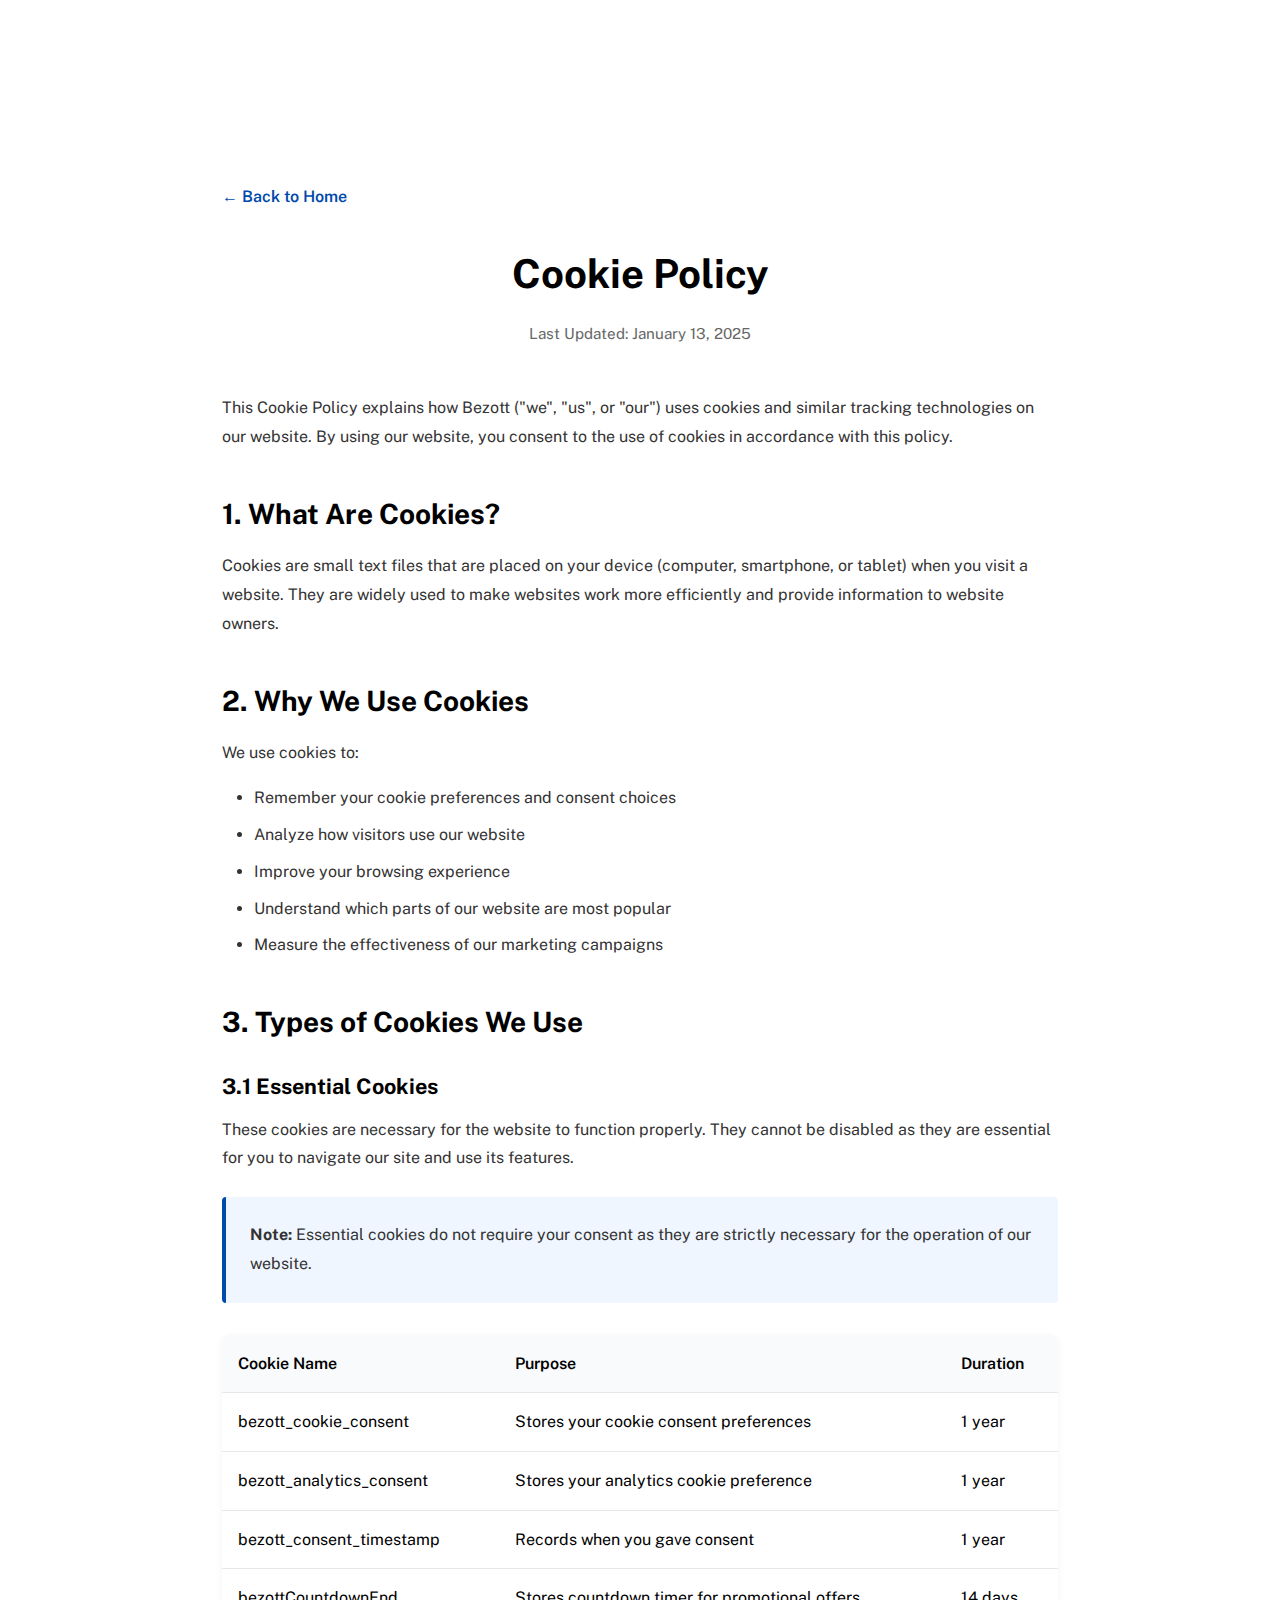
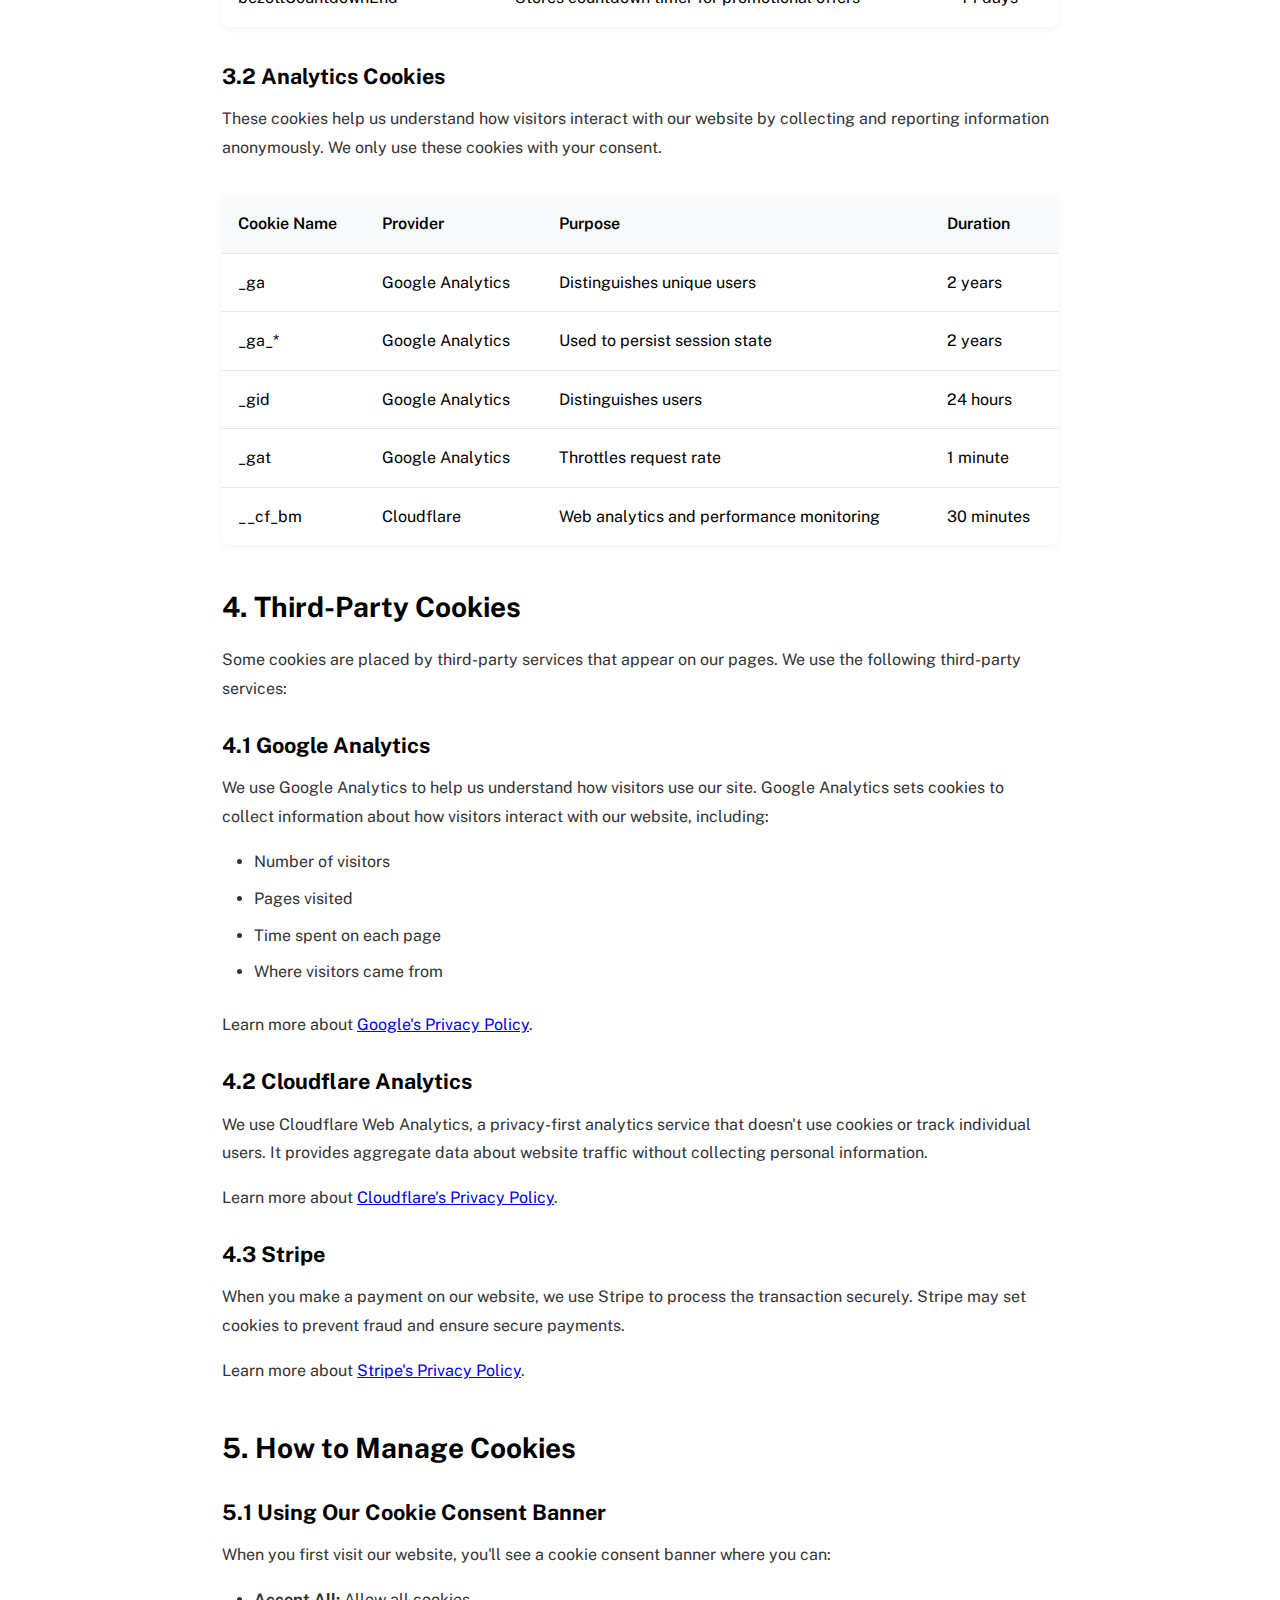
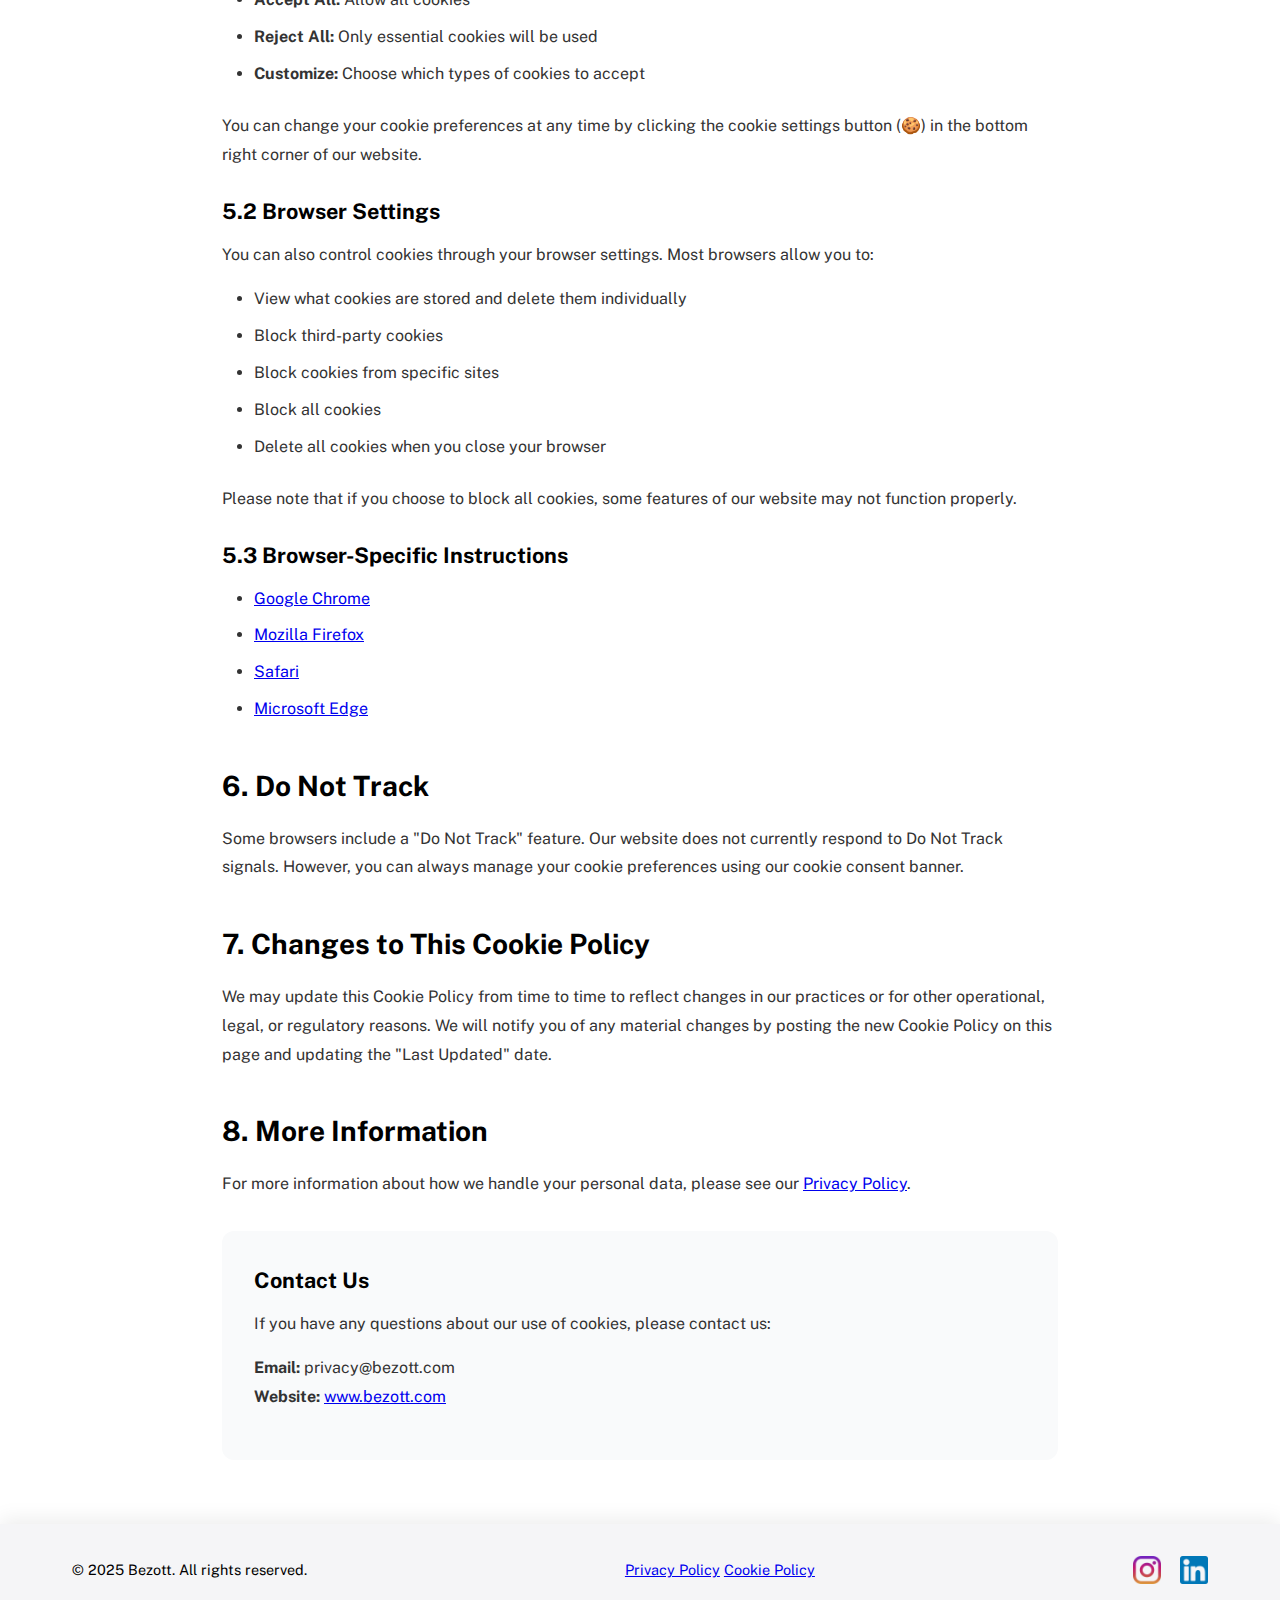
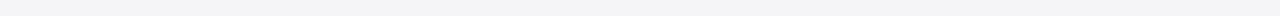
<file: cookie-policy.html>
<!DOCTYPE html>
<html lang="en">
<head>
    <meta charset="UTF-8">
    <meta name="viewport" content="width=device-width, initial-scale=1.0">
    <title>Cookie Policy - Bezott</title>
    <link rel="stylesheet" href="style.css">
    <style>
        .policy-container {
            max-width: 900px;
            margin: 0 auto;
            padding: 4rem 2rem;
            background: #FFFFFF;
        }
        
        .policy-header {
            text-align: center;
            margin-bottom: 3rem;
        }
        
        .policy-header h1 {
            font-size: 2.5rem;
            color: #000000;
            margin-bottom: 1rem;
        }
        
        .last-updated {
            color: #666666;
            font-size: 0.95rem;
        }
        
        .policy-content h2 {
            font-size: 1.75rem;
            color: #000000;
            margin-top: 2.5rem;
            margin-bottom: 1rem;
        }
        
        .policy-content h3 {
            font-size: 1.35rem;
            color: #000000;
            margin-top: 1.5rem;
            margin-bottom: 0.75rem;
        }
        
        .policy-content p,
        .policy-content li {
            font-size: 1rem;
            line-height: 1.8;
            color: #333333;
            margin-bottom: 1rem;
        }
        
        .policy-content ul {
            margin-left: 2rem;
            margin-bottom: 1.5rem;
        }
        
        .policy-content li {
            margin-bottom: 0.5rem;
        }
        
        .cookie-table {
            width: 100%;
            border-collapse: collapse;
            margin: 2rem 0;
            background: white;
            box-shadow: 0 2px 8px rgba(0, 0, 0, 0.05);
            border-radius: 8px;
            overflow: hidden;
        }
        
        .cookie-table th,
        .cookie-table td {
            padding: 1rem;
            text-align: left;
            border-bottom: 1px solid #e5e7eb;
        }
        
        .cookie-table th {
            background-color: #f9fafb;
            font-weight: 600;
            color: #000000;
        }
        
        .cookie-table tr:last-child td {
            border-bottom: none;
        }
        
        .cookie-table tr:hover {
            background-color: #f9fafb;
        }
        
        .contact-info {
            background: #f9fafb;
            padding: 2rem;
            border-radius: 12px;
            margin-top: 2rem;
        }
        
        .contact-info h3 {
            margin-top: 0;
        }
        
        .back-link {
            display: inline-block;
            margin-bottom: 2rem;
            color: #004aad;
            text-decoration: none;
            font-weight: 600;
            transition: color 0.2s ease;
        }
        
        .back-link:hover {
            color: #003d8f;
            text-decoration: underline;
        }
        
        .highlight-box {
            background: #eff6ff;
            border-left: 4px solid #004aad;
            padding: 1.5rem;
            margin: 1.5rem 0;
            border-radius: 4px;
        }
        
        .highlight-box p {
            margin-bottom: 0;
        }
        
        @media (max-width: 768px) {
            .policy-container {
                padding: 2rem 1rem;
            }
            
            .policy-header h1 {
                font-size: 2rem;
            }
            
            .policy-content h2 {
                font-size: 1.5rem;
            }
            
            .policy-content h3 {
                font-size: 1.2rem;
            }
            
            .cookie-table {
                font-size: 0.9rem;
            }
            
            .cookie-table th,
            .cookie-table td {
                padding: 0.75rem;
            }
        }
    </style>
</head>
<body>
    <div class="policy-container">
        <a href="index.html" class="back-link">← Back to Home</a>
        
        <div class="policy-header">
            <h1>Cookie Policy</h1>
            <p class="last-updated">Last Updated: January 13, 2025</p>
        </div>
        
        <div class="policy-content">
            <p>This Cookie Policy explains how Bezott ("we", "us", or "our") uses cookies and similar tracking technologies on our website. By using our website, you consent to the use of cookies in accordance with this policy.</p>
            
            <h2>1. What Are Cookies?</h2>
            <p>Cookies are small text files that are placed on your device (computer, smartphone, or tablet) when you visit a website. They are widely used to make websites work more efficiently and provide information to website owners.</p>
            
            <h2>2. Why We Use Cookies</h2>
            <p>We use cookies to:</p>
            <ul>
                <li>Remember your cookie preferences and consent choices</li>
                <li>Analyze how visitors use our website</li>
                <li>Improve your browsing experience</li>
                <li>Understand which parts of our website are most popular</li>
                <li>Measure the effectiveness of our marketing campaigns</li>
            </ul>
            
            <h2>3. Types of Cookies We Use</h2>
            
            <h3>3.1 Essential Cookies</h3>
            <p>These cookies are necessary for the website to function properly. They cannot be disabled as they are essential for you to navigate our site and use its features.</p>
            
            <div class="highlight-box">
                <p><strong>Note:</strong> Essential cookies do not require your consent as they are strictly necessary for the operation of our website.</p>
            </div>
            
            <table class="cookie-table">
                <thead>
                    <tr>
                        <th>Cookie Name</th>
                        <th>Purpose</th>
                        <th>Duration</th>
                    </tr>
                </thead>
                <tbody>
                    <tr>
                        <td>bezott_cookie_consent</td>
                        <td>Stores your cookie consent preferences</td>
                        <td>1 year</td>
                    </tr>
                    <tr>
                        <td>bezott_analytics_consent</td>
                        <td>Stores your analytics cookie preference</td>
                        <td>1 year</td>
                    </tr>
                    <tr>
                        <td>bezott_consent_timestamp</td>
                        <td>Records when you gave consent</td>
                        <td>1 year</td>
                    </tr>
                    <tr>
                        <td>bezottCountdownEnd</td>
                        <td>Stores countdown timer for promotional offers</td>
                        <td>14 days</td>
                    </tr>
                </tbody>
            </table>
            
            <h3>3.2 Analytics Cookies</h3>
            <p>These cookies help us understand how visitors interact with our website by collecting and reporting information anonymously. We only use these cookies with your consent.</p>
            
            <table class="cookie-table">
                <thead>
                    <tr>
                        <th>Cookie Name</th>
                        <th>Provider</th>
                        <th>Purpose</th>
                        <th>Duration</th>
                    </tr>
                </thead>
                <tbody>
                    <tr>
                        <td>_ga</td>
                        <td>Google Analytics</td>
                        <td>Distinguishes unique users</td>
                        <td>2 years</td>
                    </tr>
                    <tr>
                        <td>_ga_*</td>
                        <td>Google Analytics</td>
                        <td>Used to persist session state</td>
                        <td>2 years</td>
                    </tr>
                    <tr>
                        <td>_gid</td>
                        <td>Google Analytics</td>
                        <td>Distinguishes users</td>
                        <td>24 hours</td>
                    </tr>
                    <tr>
                        <td>_gat</td>
                        <td>Google Analytics</td>
                        <td>Throttles request rate</td>
                        <td>1 minute</td>
                    </tr>
                    <tr>
                        <td>__cf_bm</td>
                        <td>Cloudflare</td>
                        <td>Web analytics and performance monitoring</td>
                        <td>30 minutes</td>
                    </tr>
                </tbody>
            </table>
            
            <h2>4. Third-Party Cookies</h2>
            <p>Some cookies are placed by third-party services that appear on our pages. We use the following third-party services:</p>
            
            <h3>4.1 Google Analytics</h3>
            <p>We use Google Analytics to help us understand how visitors use our site. Google Analytics sets cookies to collect information about how visitors interact with our website, including:</p>
            <ul>
                <li>Number of visitors</li>
                <li>Pages visited</li>
                <li>Time spent on each page</li>
                <li>Where visitors came from</li>
            </ul>
            <p>Learn more about <a href="https://policies.google.com/privacy" target="_blank" rel="noopener noreferrer">Google's Privacy Policy</a>.</p>
            
            <h3>4.2 Cloudflare Analytics</h3>
            <p>We use Cloudflare Web Analytics, a privacy-first analytics service that doesn't use cookies or track individual users. It provides aggregate data about website traffic without collecting personal information.</p>
            <p>Learn more about <a href="https://www.cloudflare.com/privacypolicy/" target="_blank" rel="noopener noreferrer">Cloudflare's Privacy Policy</a>.</p>
            
            <h3>4.3 Stripe</h3>
            <p>When you make a payment on our website, we use Stripe to process the transaction securely. Stripe may set cookies to prevent fraud and ensure secure payments.</p>
            <p>Learn more about <a href="https://stripe.com/privacy" target="_blank" rel="noopener noreferrer">Stripe's Privacy Policy</a>.</p>
            
            <h2>5. How to Manage Cookies</h2>
            
            <h3>5.1 Using Our Cookie Consent Banner</h3>
            <p>When you first visit our website, you'll see a cookie consent banner where you can:</p>
            <ul>
                <li><strong>Accept All:</strong> Allow all cookies</li>
                <li><strong>Reject All:</strong> Only essential cookies will be used</li>
                <li><strong>Customize:</strong> Choose which types of cookies to accept</li>
            </ul>
            
            <p>You can change your cookie preferences at any time by clicking the cookie settings button (🍪) in the bottom right corner of our website.</p>
            
            <h3>5.2 Browser Settings</h3>
            <p>You can also control cookies through your browser settings. Most browsers allow you to:</p>
            <ul>
                <li>View what cookies are stored and delete them individually</li>
                <li>Block third-party cookies</li>
                <li>Block cookies from specific sites</li>
                <li>Block all cookies</li>
                <li>Delete all cookies when you close your browser</li>
            </ul>
            
            <p>Please note that if you choose to block all cookies, some features of our website may not function properly.</p>
            
            <h3>5.3 Browser-Specific Instructions</h3>
            <ul>
                <li><a href="https://support.google.com/chrome/answer/95647" target="_blank" rel="noopener noreferrer">Google Chrome</a></li>
                <li><a href="https://support.mozilla.org/en-US/kb/cookies-information-websites-store-on-your-computer" target="_blank" rel="noopener noreferrer">Mozilla Firefox</a></li>
                <li><a href="https://support.apple.com/guide/safari/manage-cookies-and-website-data-sfri11471/mac" target="_blank" rel="noopener noreferrer">Safari</a></li>
                <li><a href="https://support.microsoft.com/en-us/windows/microsoft-edge-browsing-data-and-privacy-bb8174ba-9d73-dcf2-9b4a-c582b4e640dd" target="_blank" rel="noopener noreferrer">Microsoft Edge</a></li>
            </ul>
            
            <h2>6. Do Not Track</h2>
            <p>Some browsers include a "Do Not Track" feature. Our website does not currently respond to Do Not Track signals. However, you can always manage your cookie preferences using our cookie consent banner.</p>
            
            <h2>7. Changes to This Cookie Policy</h2>
            <p>We may update this Cookie Policy from time to time to reflect changes in our practices or for other operational, legal, or regulatory reasons. We will notify you of any material changes by posting the new Cookie Policy on this page and updating the "Last Updated" date.</p>
            
            <h2>8. More Information</h2>
            <p>For more information about how we handle your personal data, please see our <a href="privacy-policy.html">Privacy Policy</a>.</p>
            
            <div class="contact-info">
                <h3>Contact Us</h3>
                <p>If you have any questions about our use of cookies, please contact us:</p>
                <p>
                    <strong>Email:</strong> privacy@bezott.com<br>
                    <strong>Website:</strong> <a href="https://www.bezott.com">www.bezott.com</a>
                </p>
            </div>
        </div>
    </div>
    
    <footer>
        <div class="footer-container">
            <div class="footer-text">© 2025 Bezott. All rights reserved.</div>
            <div class="footer-links">
                <a href="privacy-policy.html">Privacy Policy</a>
                <a href="cookie-policy.html">Cookie Policy</a>
            </div>
            <div class="social-links">
                <a href="https://www.instagram.com/bezott_app"><img src="instagram.png" alt="Instagram" class="social-icon"></a>
                <a href="https://www.linkedin.com/company/bezott/"><img src="linkedin.png" alt="LinkedIn" class="social-icon"></a>
            </div>
        </div>
    </footer>
</body>
</html>
</file>
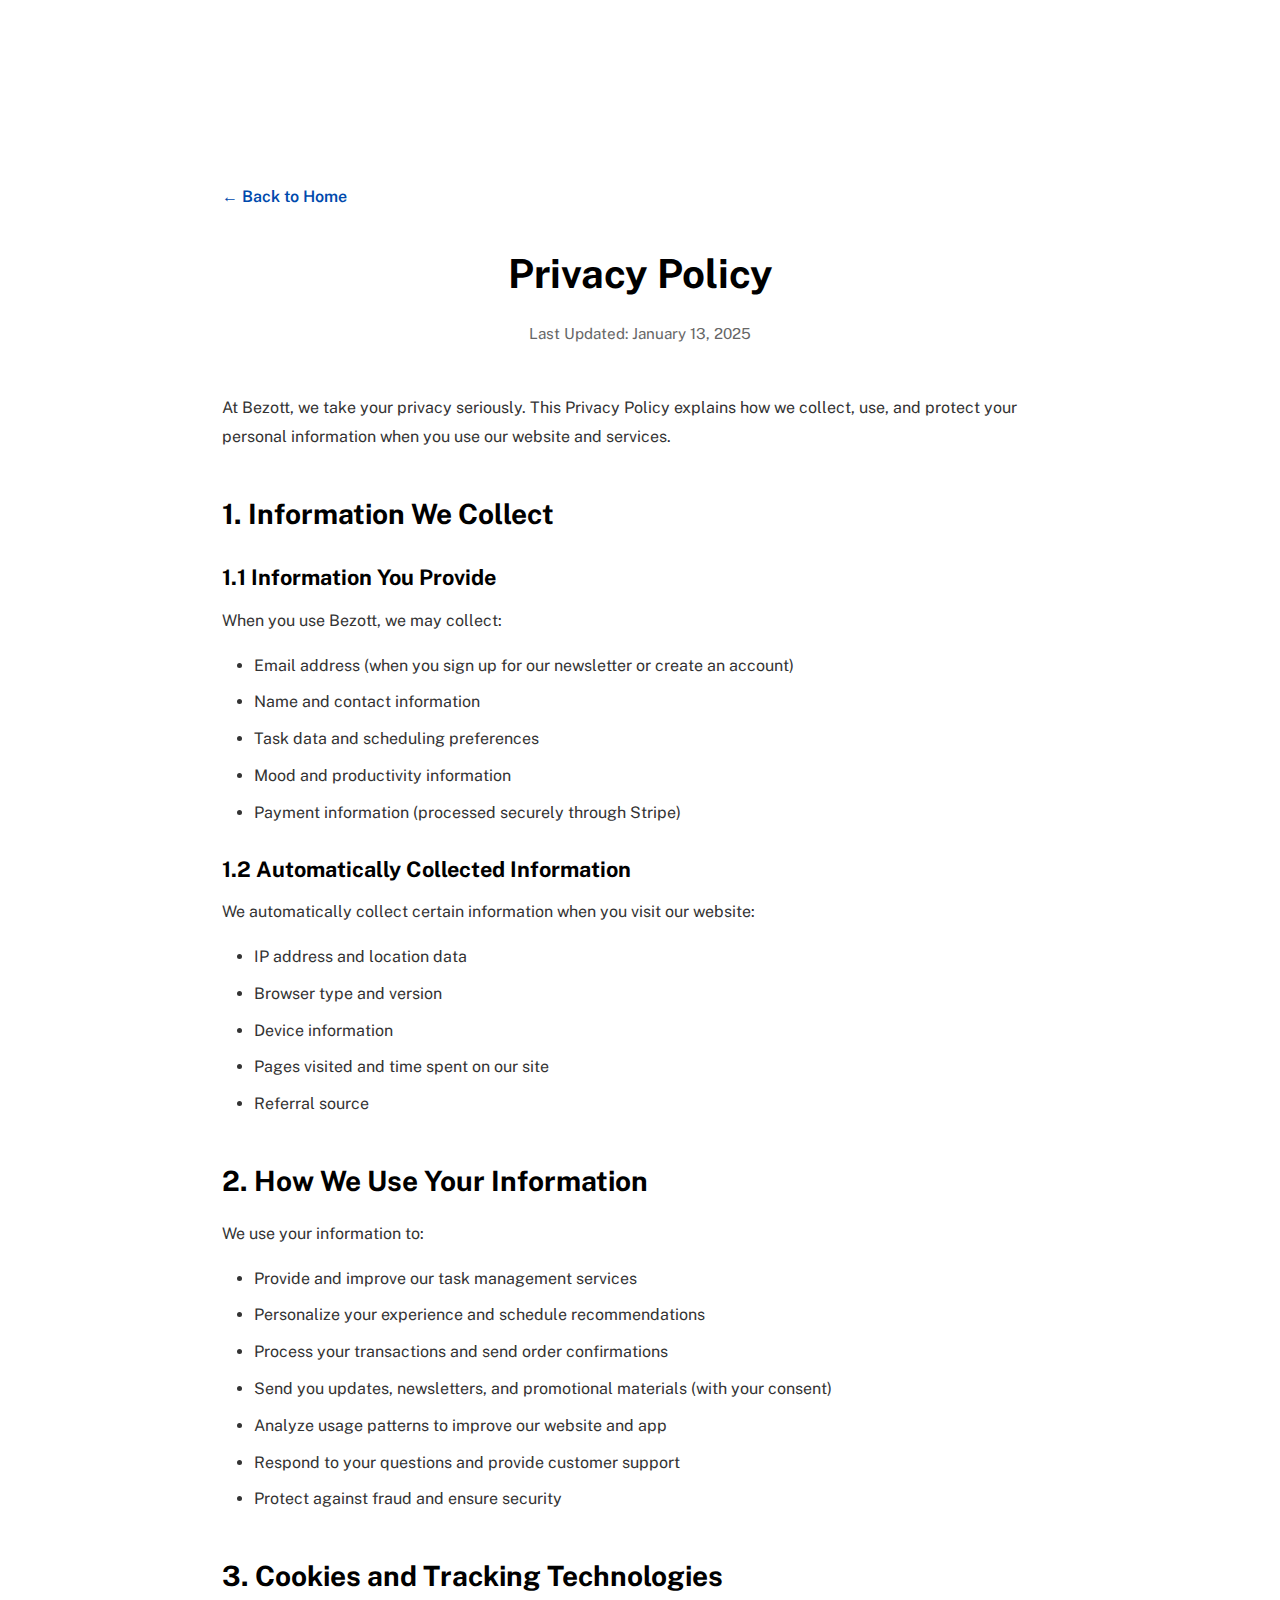
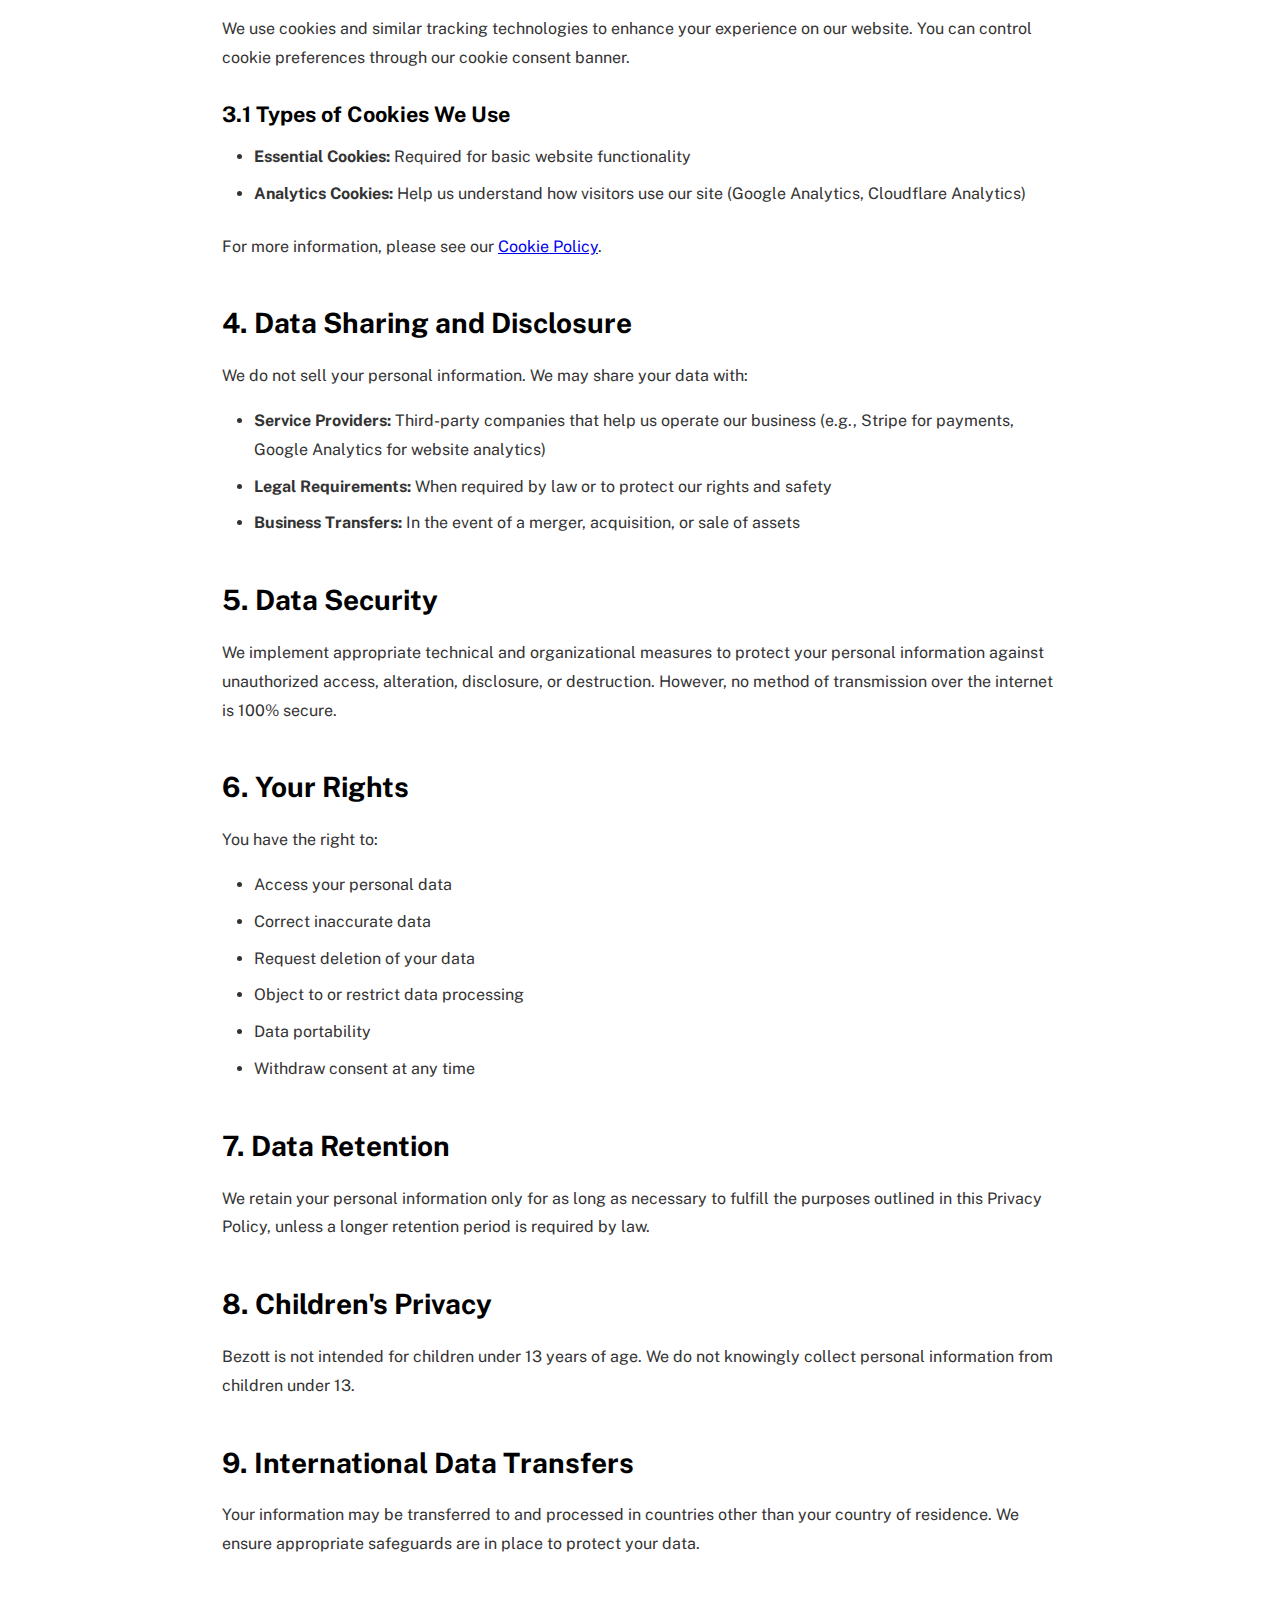
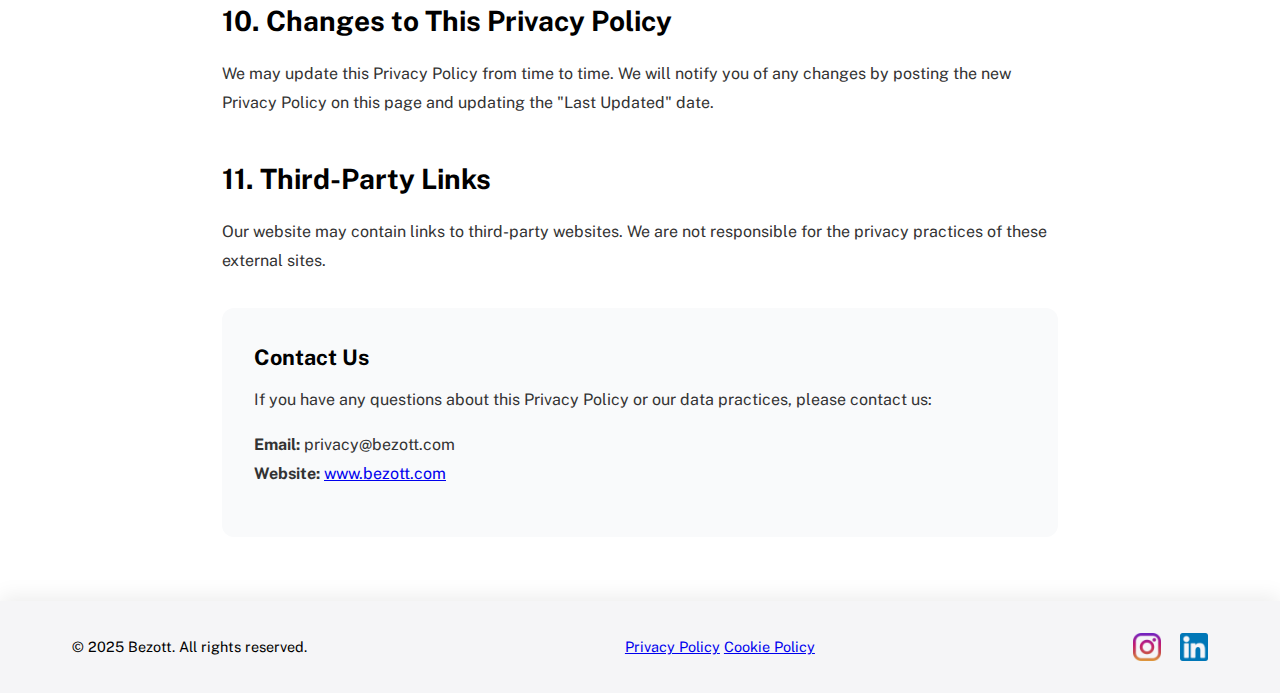
<file: privacy-policy.html>
<!DOCTYPE html>
<html lang="en">
<head>
    <meta charset="UTF-8">
    <meta name="viewport" content="width=device-width, initial-scale=1.0">
    <title>Privacy Policy - Bezott</title>
    <link rel="stylesheet" href="style.css">
    <style>
        .policy-container {
            max-width: 900px;
            margin: 0 auto;
            padding: 4rem 2rem;
            background: #FFFFFF;
        }
        
        .policy-header {
            text-align: center;
            margin-bottom: 3rem;
        }
        
        .policy-header h1 {
            font-size: 2.5rem;
            color: #000000;
            margin-bottom: 1rem;
        }
        
        .last-updated {
            color: #666666;
            font-size: 0.95rem;
        }
        
        .policy-content h2 {
            font-size: 1.75rem;
            color: #000000;
            margin-top: 2.5rem;
            margin-bottom: 1rem;
        }
        
        .policy-content h3 {
            font-size: 1.35rem;
            color: #000000;
            margin-top: 1.5rem;
            margin-bottom: 0.75rem;
        }
        
        .policy-content p,
        .policy-content li {
            font-size: 1rem;
            line-height: 1.8;
            color: #333333;
            margin-bottom: 1rem;
        }
        
        .policy-content ul {
            margin-left: 2rem;
            margin-bottom: 1.5rem;
        }
        
        .policy-content li {
            margin-bottom: 0.5rem;
        }
        
        .contact-info {
            background: #f9fafb;
            padding: 2rem;
            border-radius: 12px;
            margin-top: 2rem;
        }
        
        .contact-info h3 {
            margin-top: 0;
        }
        
        .back-link {
            display: inline-block;
            margin-bottom: 2rem;
            color: #004aad;
            text-decoration: none;
            font-weight: 600;
            transition: color 0.2s ease;
        }
        
        .back-link:hover {
            color: #003d8f;
            text-decoration: underline;
        }
        
        @media (max-width: 768px) {
            .policy-container {
                padding: 2rem 1rem;
            }
            
            .policy-header h1 {
                font-size: 2rem;
            }
            
            .policy-content h2 {
                font-size: 1.5rem;
            }
            
            .policy-content h3 {
                font-size: 1.2rem;
            }
        }
    </style>
</head>
<body>
    <div class="policy-container">
        <a href="index.html" class="back-link">← Back to Home</a>
        
        <div class="policy-header">
            <h1>Privacy Policy</h1>
            <p class="last-updated">Last Updated: January 13, 2025</p>
        </div>
        
        <div class="policy-content">
            <p>At Bezott, we take your privacy seriously. This Privacy Policy explains how we collect, use, and protect your personal information when you use our website and services.</p>
            
            <h2>1. Information We Collect</h2>
            
            <h3>1.1 Information You Provide</h3>
            <p>When you use Bezott, we may collect:</p>
            <ul>
                <li>Email address (when you sign up for our newsletter or create an account)</li>
                <li>Name and contact information</li>
                <li>Task data and scheduling preferences</li>
                <li>Mood and productivity information</li>
                <li>Payment information (processed securely through Stripe)</li>
            </ul>
            
            <h3>1.2 Automatically Collected Information</h3>
            <p>We automatically collect certain information when you visit our website:</p>
            <ul>
                <li>IP address and location data</li>
                <li>Browser type and version</li>
                <li>Device information</li>
                <li>Pages visited and time spent on our site</li>
                <li>Referral source</li>
            </ul>
            
            <h2>2. How We Use Your Information</h2>
            <p>We use your information to:</p>
            <ul>
                <li>Provide and improve our task management services</li>
                <li>Personalize your experience and schedule recommendations</li>
                <li>Process your transactions and send order confirmations</li>
                <li>Send you updates, newsletters, and promotional materials (with your consent)</li>
                <li>Analyze usage patterns to improve our website and app</li>
                <li>Respond to your questions and provide customer support</li>
                <li>Protect against fraud and ensure security</li>
            </ul>
            
            <h2>3. Cookies and Tracking Technologies</h2>
            <p>We use cookies and similar tracking technologies to enhance your experience on our website. You can control cookie preferences through our cookie consent banner.</p>
            
            <h3>3.1 Types of Cookies We Use</h3>
            <ul>
                <li><strong>Essential Cookies:</strong> Required for basic website functionality</li>
                <li><strong>Analytics Cookies:</strong> Help us understand how visitors use our site (Google Analytics, Cloudflare Analytics)</li>
            </ul>
            
            <p>For more information, please see our <a href="cookie-policy.html">Cookie Policy</a>.</p>
            
            <h2>4. Data Sharing and Disclosure</h2>
            <p>We do not sell your personal information. We may share your data with:</p>
            <ul>
                <li><strong>Service Providers:</strong> Third-party companies that help us operate our business (e.g., Stripe for payments, Google Analytics for website analytics)</li>
                <li><strong>Legal Requirements:</strong> When required by law or to protect our rights and safety</li>
                <li><strong>Business Transfers:</strong> In the event of a merger, acquisition, or sale of assets</li>
            </ul>
            
            <h2>5. Data Security</h2>
            <p>We implement appropriate technical and organizational measures to protect your personal information against unauthorized access, alteration, disclosure, or destruction. However, no method of transmission over the internet is 100% secure.</p>
            
            <h2>6. Your Rights</h2>
            <p>You have the right to:</p>
            <ul>
                <li>Access your personal data</li>
                <li>Correct inaccurate data</li>
                <li>Request deletion of your data</li>
                <li>Object to or restrict data processing</li>
                <li>Data portability</li>
                <li>Withdraw consent at any time</li>
            </ul>
            
            <h2>7. Data Retention</h2>
            <p>We retain your personal information only for as long as necessary to fulfill the purposes outlined in this Privacy Policy, unless a longer retention period is required by law.</p>
            
            <h2>8. Children's Privacy</h2>
            <p>Bezott is not intended for children under 13 years of age. We do not knowingly collect personal information from children under 13.</p>
            
            <h2>9. International Data Transfers</h2>
            <p>Your information may be transferred to and processed in countries other than your country of residence. We ensure appropriate safeguards are in place to protect your data.</p>
            
            <h2>10. Changes to This Privacy Policy</h2>
            <p>We may update this Privacy Policy from time to time. We will notify you of any changes by posting the new Privacy Policy on this page and updating the "Last Updated" date.</p>
            
            <h2>11. Third-Party Links</h2>
            <p>Our website may contain links to third-party websites. We are not responsible for the privacy practices of these external sites.</p>
            
            <div class="contact-info">
                <h3>Contact Us</h3>
                <p>If you have any questions about this Privacy Policy or our data practices, please contact us:</p>
                <p>
                    <strong>Email:</strong> privacy@bezott.com<br>
                    <strong>Website:</strong> <a href="https://www.bezott.com">www.bezott.com</a>
                </p>
            </div>
        </div>
    </div>
    
    <footer>
        <div class="footer-container">
            <div class="footer-text">© 2025 Bezott. All rights reserved.</div>
            <div class="footer-links">
                <a href="privacy-policy.html">Privacy Policy</a>
                <a href="cookie-policy.html">Cookie Policy</a>
            </div>
            <div class="social-links">
                <a href="https://www.instagram.com/bezott_app"><img src="instagram.png" alt="Instagram" class="social-icon"></a>
                <a href="https://www.linkedin.com/company/bezott/"><img src="linkedin.png" alt="LinkedIn" class="social-icon"></a>
            </div>
        </div>
    </footer>
</body>
</html>
</file>
<file: style.css>
/* Police Satoshi de Fontshare */
/* Remplacer la ligne Satoshi par Public Sans */
@import url('https://fonts.googleapis.com/css2?family=Public+Sans:wght@400;500;600;700&display=swap');

/* Global */
* {
  margin: 0;
  padding: 0;
  box-sizing: border-box;
}

html {
  scroll-behavior: smooth;
}

body {
  font-family: 'Public Sans', -apple-system, BlinkMacSystemFont, 'Segoe UI', Roboto, sans-serif;
  line-height: 1.6;
  color: #000000;
  background-color: #FFFFFF;
  padding-top: 120px; /* header 60px + bannière ~50px */
}

/* OPTIMISATION MOBILE - Réduire padding-top */
@media (max-width: 768px) {
  body {
    padding-top: 95px;
  }
}

@media (max-width: 480px) {
  body {
    padding-top: 85px;
  }
}



.container {
  width: 100%;
  max-width: 1400px;
  margin: auto;
  padding: 2rem 0;
}

/* ========== HEADER - PAS DE CHANGEMENT ========== */
header {
  position: fixed;
  top: 0;
  left: 0;
  width: 100%;
  background-color: #ffffff;
  z-index: 1001;
  padding: 0;
  height: 60px;
}

/* ========== FOMO BANNER - PAS DE CHANGEMENT ========== */

@keyframes scrollBanner {
  0% {
    transform: translateX(0);
  }
  100% {
    transform: translateX(-100%);
  }
}

@keyframes pulse {
  0%, 100% {
    transform: scale(1);
  }
  50% {
    transform: scale(1.05);
  }
}

.fomo-banner {
  position: fixed;
  top: 60px;
  left: 0;
  width: 100%;
  background: #004aad;
  color: #ffffff;
  padding: 0.9rem 0;
  font-family: 'Public Sans', sans-serif;
  font-size: 1rem;
  font-weight: 600;
  letter-spacing: 0.4px;
  z-index: 1000;
  overflow: hidden;
}

.fomo-scroll {
  display: flex;
  width: max-content;
  animation: scrollBanner 25s linear infinite;
  will-change: transform;
}

.fomo-content {
  display: inline-flex;
  align-items: center;
  padding: 0 2rem;
  white-space: nowrap;
  gap: 0.5rem;
}

.fomo-text {
  color: #ffffff;
}

.countdown {
  color: #FFD700;
  font-weight: 700;
  font-size: 1.05rem;
  display: inline-flex;
  gap: 0.25rem;
  align-items: center;
  text-shadow: 0 0 15px rgba(255, 215, 0, 0.7);
  vertical-align: middle;
  line-height: 1;
}

/* ALIGNEMENT MOBILE - Assurer que le countdown est aligné avec le texte */
@media (max-width: 768px) {
  .countdown {
    display: inline-flex !important;
    align-items: center !important;
    vertical-align: middle !important;
    line-height: 1 !important;
    margin-top: 0 !important;
  }
}

.countdown span {
  min-width: 28px;
  display: inline-block;
  text-align: center;
}

nav {
  display: flex;
  justify-content: space-between;
  align-items: center;
  padding: 0.5rem 0;
  height: 100%;
  max-width: 100%;
}

.logo {
  display: flex;
  align-items: center;
  padding-left: 1rem;
}

.logo img {
  height: 45px;
  width: auto;
  max-width: 180px;
  display: block;
}

.logo-text {
  font-size: 1.5rem;
  font-weight: 600;
  color: #1e3a8a;
}

.nav-links {
  display: flex;
  align-items: center;
  padding-right: 1rem;
}

.nav-links a {
  margin-left: 1.5rem;
  text-decoration: none;
  color: #1e3a8a;
  font-weight: 500;
}

.menu-toggle {
  display: none;
  flex-direction: column;
  cursor: pointer;
  padding: 0.5rem;
}

.menu-toggle span {
  width: 25px;
  height: 3px;
  background-color: #1e3a8a;
  margin: 3px 0;
  transition: 0.3s;
}

/* ========== BOUTONS - GARDENT LA COULEUR #004aad ========== */
.nav-links .download-btn {
  background-color: #004aad;
  color: white;
  padding: 0.6rem 1.2rem;
  border-radius: 25px;
  transition: all 0.3s ease;
  box-shadow: 0 2px 8px rgba(59, 130, 246, 0.25);
  border: none;
  cursor: pointer;
  font-weight: 600;
  font-size: 0.95rem;
  display: inline-block;
}

.download-btn:hover {
  background-color: #004aad;
  transform: translateY(-1px);
  box-shadow: 0 2px 6px rgba(59, 130, 246, 0.25);
}

.cta-btn {
  background-color: #004aad;
  color: white;
  padding: 0.875rem 1.75rem;
  border-radius: 25px;
  text-decoration: none;
  display: inline-block;
  font-weight: 600;
  font-size: 1rem;
  transition: all 0.3s ease;
  box-shadow: 0 4px 15px rgba(59, 130, 246, 0.4);
  border: none;
  cursor: pointer;
  position: relative;
  overflow: hidden;
}

.cta-btn::before {
  content: '';
  position: absolute;
  top: 0;
  left: -100%;
  width: 100%;
  height: 100%;
  background: linear-gradient(90deg, transparent, rgba(255,255,255,0.2), transparent);
  transition: left 0.5s;
}

.cta-btn:hover::before {
  left: 100%;
}

.cta-btn:hover {
  transform: translateY(-3px);
  box-shadow: 0 6px 20px rgba(59, 130, 246, 0.5);
}

.cta-btn:active {
  transform: translateY(-1px);
}

/* ========== HERO SECTION - Blanc ========== */
.hero {
  background: #FFFFFF;
  padding: 4rem 0;
  position: relative;
  z-index: 1;
}

/* OPTIMISATION MOBILE HERO - Réduire drastiquement les espaces */
@media (max-width: 768px) {
  .hero {
    padding: 1.5rem 0 1rem 0 !important;
  }
}

@media (max-width: 480px) {
  .hero {
    padding: 1rem 0 0.75rem 0 !important;
  }
}

.hero .container {
  display: flex;
  align-items: center;
  gap: 2rem;
  justify-content: center;
  max-width: 1200px;
}

/* OPTIMISATION MOBILE - Réduire gap du container hero */
@media (max-width: 768px) {
  .hero .container {
    gap: 0.75rem !important;
  }
}

@media (max-width: 480px) {
  .hero .container {
    gap: 0.5rem !important;
  }
}

.hero-content {
  flex: 1;
  max-width: 600px;
}

.hero-content .platform-badges {
  display: flex;
  justify-content: flex-start;
  align-items: center;
  gap: 1rem;
  margin-top: 1.5rem;
  flex-wrap: wrap;
}

/* OPTIMISATION MOBILE - Réduire marges badges */
@media (max-width: 768px) {
  .hero-content .platform-badges {
    margin-top: 0.75rem !important;
    gap: 0.5rem !important;
  }
}

@media (max-width: 480px) {
  .hero-content .platform-badges {
    margin-top: 0.5rem !important;
  }
}

.hero-content .store-badge {
  display: inline-block;
  transition: transform 0.3s ease, opacity 0.3s ease;
  text-decoration: none;
}

.hero-content .store-badge:hover {
  transform: scale(1.05);
  opacity: 0.9;
}

.hero-content .store-badge img {
  height: 45px;
  width: auto;
  display: block;
}

.hero h1 {
  font-size: 2.5rem;
  color: #000000;
  margin-bottom: 1rem;
  line-height: 1.2;
}

/* OPTIMISATION MOBILE - Réduire marges titre */
@media (max-width: 768px) {
  .hero h1 {
    margin-bottom: 0.5rem !important;
    line-height: 1.1 !important;
  }
}

@media (max-width: 480px) {
  .hero h1 {
    margin-bottom: 0.4rem !important;
  }
}

.hero p {
  font-size: 1.2rem;
  margin-bottom: 2rem;
}

/* OPTIMISATION MOBILE - Réduire marges paragraphe */
@media (max-width: 768px) {
  .hero p {
    margin-bottom: 0.75rem !important;
    line-height: 1.3 !important;
  }
}

@media (max-width: 480px) {
  .hero p {
    margin-bottom: 0.6rem !important;
  }
}

.hero-stats {
  display: flex;
  gap: 2rem;
  margin-bottom: 2rem;
  flex-wrap: wrap;
}

.stat-item {
  display: flex;
  flex-direction: column;
  align-items: center;
  text-align: center;
  min-width: 120px;
}

.stat-number {
  font-size: 2.5rem;
  font-weight: 700;
  color: #000000;
  line-height: 1;
}

.stat-label {
  font-size: 0.9rem;
  color: #000000;
  margin-top: 0.25rem;
  font-weight: 500;
}

.hero ul {
  margin-bottom: 1.5rem;
  display: flex;
  flex-wrap: nowrap;
  gap: 1rem;
  list-style: none;
  padding: 0;
  overflow-x: auto;
}

.hero li {
  margin-bottom: 0;
  font-size: 1rem;
  white-space: nowrap;
  flex: 0 0 auto;
}

.pricing {
  font-size: 1.1rem;
  color: #000000;
  margin-bottom: 1rem;
  font-weight: 600;
}

.phone-mockup {
  flex: 1;
  text-align: center;
  position: static;
  top: auto;
  right: auto;
}

/* ALIGNEMENT PARFAIT MOBILE - Centrer l'image hero */
@media (max-width: 768px) {
  .phone-mockup {
    display: flex !important;
    justify-content: center !important;
    align-items: center !important;
    width: 100% !important;
    margin: 0 auto !important;
  }
}

.phone-image {
  width: 300px;
  max-width: 90%;
}

/* OPTIMISATION MOBILE - Agrandir l'image du téléphone pour meilleure visibilité */
@media (max-width: 768px) {
  .phone-image {
    width: 240px !important;
    display: block !important;
    margin: 0 auto !important;
  }
}

@media (max-width: 480px) {
  .phone-image {
    width: 220px !important;
    display: block !important;
    margin: 0 auto !important;
  }
}

.phone-placeholder {
  font-size: 1.5rem;
  color: #1e3a8a;
}

/* ========== WHY BEZOTT SECTION - Gris clair ========== */
.why-bezott {
  padding: 4rem 0;
  background: #F5F5F7;
  text-align: center;
  box-shadow: 0 4px 20px rgba(0, 0, 0, 0.08);
  position: relative;
  z-index: 1;
}

.why-bezott h2 {
  font-size: 2rem;
  margin-bottom: 2rem;
  color: #000000;
}

.problems-grid {
  display: grid;
  grid-template-columns: repeat(auto-fit, minmax(250px, 1fr));
  gap: 2rem;
}

.problem-card {
  background-color: white;
  padding: 2rem;
  border-radius: 20px;
  box-shadow: 0 4px 10px rgba(0,0,0,0.05);
  transition: transform 0.3s ease;
}

.problem-card:hover {
  transform: translateY(-5px);
}

.problem-icon {
  font-size: 2.5rem;
  margin-bottom: 1rem;
}

/* ========== FEATURES SECTION - Blanc ========== */
.features {
  padding: 4rem 0 2rem 0;
  background: #FFFFFF;
  box-shadow: 0 4px 20px rgba(0, 0, 0, 0.08);
  position: relative;
  z-index: 1;
}

/* Réduire le padding bas sur mobile */
@media (max-width: 768px) {
  .features {
    padding: 3rem 0 1rem 0 !important;
  }
}

@media (max-width: 480px) {
  .features {
    padding: 2rem 0 0.5rem 0 !important;
  }
}

.features h2 {
  font-size: 2rem;
  margin-bottom: 3rem;
  color: #000000;
  text-align: center;
}

.feature-section {
  display: flex;
  align-items: center;
  margin-bottom: 4rem;
  gap: 3rem;
  max-width: 1000px;
  margin-left: auto;
  margin-right: auto;
}

/* Réduire l'espace sous la dernière feature section */
.feature-section:last-of-type {
  margin-bottom: 2rem;
}

/* ALIGNEMENT PARFAIT MOBILE - Centrer les sections features */
@media (max-width: 768px) {
  .feature-section {
    display: flex !important;
    flex-direction: column !important;
    align-items: center !important;
    justify-content: center !important;
    width: 100% !important;
    padding: 0 1rem !important;
    margin-bottom: 2rem !important;
  }
  
  .feature-section:last-of-type {
    margin-bottom: 1rem !important;
  }
}

@media (max-width: 480px) {
  .feature-section {
    margin-bottom: 1.5rem !important;
  }
  
  .feature-section:last-of-type {
    margin-bottom: 0.5rem !important;
  }
}
 
.feature-text {
  flex: 1;
  text-align: left;
  max-width: 450px;
  line-height: 1.6;
}

.feature-text h3 {
  font-size: 1.5rem;
  margin-bottom: 1rem;
  color: #000000;
  font-weight: 700;
  letter-spacing: 0.5px;
}

.feature-text p {
  font-size: 1.3rem;
  color: #000000;
  line-height: 1.6;
}

.feature-image {
  flex: 1;
  text-align: center;
  display: flex;
  justify-content: center;
  align-items: center;
}

/* ALIGNEMENT PARFAIT MOBILE - Centrer toutes les images features */
@media (max-width: 768px) {
  .feature-image {
    width: 100% !important;
    display: flex !important;
    justify-content: center !important;
    align-items: center !important;
    margin: 0 auto !important;
    padding: 0 !important;
  }
}

.feature-img {
  width: 400px;
  max-width: 100%;
  height: auto;
  display: block;
}

/* Taille pour tablettes */
@media (max-width: 1200px) {
  .feature-img {
    width: 350px;
  }
}

/* OPTIMISATION MOBILE - Agrandir les images features pour meilleure visibilité */
@media (max-width: 768px) {
  .feature-img {
    width: 320px !important;
    max-width: 95% !important;
    display: block !important;
    margin: 0 auto !important;
  }
}

@media (max-width: 480px) {
  .feature-img {
    width: 280px !important;
    max-width: 90% !important;
    display: block !important;
    margin: 0 auto !important;
  }
}

.feature-image.left {
  order: -1;
}

.feature-image.right {
  order: 1;
}

.image-placeholder {
  font-size: 1.5rem;
  color: #000000;
}

/* ========== HOW IT WORKS - Gris clair ========== */
.how-it-works {
  padding: 4rem 0;
  background: #F5F5F7;
  text-align: center;
  box-shadow: 0 4px 20px rgba(0, 0, 0, 0.08);
  position: relative;
  z-index: 1;
}

.how-it-works h2 {
  font-size: 2rem;
  margin-bottom: 2.5rem;
  color: #000000;
}

.steps-grid {
  display: grid;
  grid-template-columns: repeat(auto-fit, minmax(260px, 1fr));
  gap: 2rem;
}

.step-card {
  background-color: white;
  padding: 2rem;
  border-radius: 20px;
  box-shadow: 0 4px 12px rgba(0,0,0,0.05);
  transition: transform 0.3s ease, box-shadow 0.3s ease;
  text-align: left;
  position: relative;
  overflow: hidden;
}

.step-card:hover {
  transform: translateY(-8px);
  box-shadow: 0 8px 20px rgba(0,0,0,0.1);
}

.step-number {
  position: absolute;
  top: 1rem;
  right: 1rem;
  font-size: 3rem;
  font-weight: 700;
  color: rgba(0, 74, 173, 0.1);
  line-height: 1;
}

.step-icon {
  font-size: 2.5rem;
  margin-bottom: 1rem;
  display: block;
}

.step-card h3 {
  font-size: 1.3rem;
  margin-bottom: 0.75rem;
  color: #000000;
}

.step-card p {
  font-size: 1rem;
  color: #000000;
  line-height: 1.6;
}

/* ========== PRICING SECTION - Blanc ========== */
.pricing-section {
  padding: 4rem 0;
  background: #FFFFFF;
  text-align: center;
  box-shadow: 0 4px 20px rgba(0, 0, 0, 0.08);
  position: relative;
  z-index: 1;
}

.pricing-section h2 {
  font-size: 2.2rem;
  margin-bottom: 0.5rem;
  color: #000000;
}

.pricing-subtitle {
  font-size: 1.2rem;
  color: #666666;
  margin-bottom: 2rem;
}

.pricing-card {
  max-width: 500px;
  margin: 0 auto;
  background: white;
  border-radius: 24px;
  padding: 2.5rem;
  box-shadow: 0 10px 40px rgba(0, 0, 0, 0.1);
  position: relative;
  border: 2px solid #F5F5F7;
}

.pricing-badge {
  background: #DC2626;
  color: white;
  padding: 0.5rem 1.5rem;
  border-radius: 20px;
  font-size: 0.85rem;
  font-weight: 600;
  display: inline-block;
  margin-bottom: 1.5rem;
  letter-spacing: 0.5px;
}

.price-container {
  margin-bottom: 2rem;
}

.old-price {
  font-size: 1.3rem;
  color: #999999;
  text-decoration: line-through;
  margin-bottom: 0.5rem;
}

.new-price {
  display: flex;
  align-items: baseline;
  justify-content: center;
  gap: 0.25rem;
  margin-bottom: 1rem;
}

.currency {
  font-size: 1.5rem;
  font-weight: 600;
  color: #000000;
  align-self: flex-start;
  margin-top: 0.5rem;
}

.amount {
  font-size: 4rem;
  font-weight: 700;
  color: #000000;
  line-height: 1;
}

.period {
  font-size: 1.2rem;
  color: #666666;
  font-weight: 500;
  align-self: flex-end;
  margin-bottom: 1rem;
}

.savings {
  background: linear-gradient(135deg, #10b981, #059669);
  color: white;
  padding: 0.4rem 1rem;
  border-radius: 20px;
  font-size: 1rem;
  font-weight: 600;
  display: inline-block;
}

.features-list {
  list-style: none;
  padding: 0;
  margin: 2rem 0;
  text-align: left;
}

.features-list li {
  padding: 0.75rem 0;
  font-size: 1rem;
  color: #333333;
  display: flex;
  align-items: center;
  gap: 0.75rem;
}

.features-list li::before {
  content: '✓';
  background: #004aad;
  color: white;
  width: 24px;
  height: 24px;
  border-radius: 50%;
  display: flex;
  align-items: center;
  justify-content: center;
  font-weight: bold;
  font-size: 14px;
  flex-shrink: 0;
}

.pricing-cta {
  background-color: #004aad;
  color: white;
  padding: 1rem 2.5rem;
  border-radius: 25px;
  text-decoration: none;
  display: inline-block;
  font-weight: 600;
  font-size: 1.1rem;
  transition: all 0.3s ease;
  box-shadow: 0 4px 15px rgba(0, 74, 173, 0.3);
  border: none;
  cursor: pointer;
  width: 100%;
  margin-top: 1rem;
}

.pricing-cta:hover {
  transform: translateY(-2px);
  box-shadow: 0 6px 20px rgba(0, 74, 173, 0.4);
}

.pricing-note {
  margin-top: 1rem;
  font-size: 0.9rem;
  color: #666666;
}

/* ========== FAQ SECTION - Gris clair ========== */
.faq {
  padding: 4rem 0;
  background: #F5F5F7;
  box-shadow: 0 4px 20px rgba(0, 0, 0, 0.08);
  position: relative;
  z-index: 1;
}

.faq h2 {
  font-size: 2rem;
  margin-bottom: 2rem;
  color: #000000;
  text-align: center;
}

.faq-accordion {
  max-width: 800px;
  margin: 0 auto;
}

.faq-item {
  background-color: white;
  border-radius: 15px;
  margin-bottom: 1rem;
  box-shadow: 0 2px 8px rgba(0,0,0,0.05);
  overflow: hidden;
  transition: transform 0.2s ease;
}

.faq-item:hover {
  transform: translateY(-2px);
}

.faq-question {
  width: 100%;
  text-align: left;
  padding: 1.25rem;
  font-size: 1.1rem;
  font-weight: 600;
  color: #000000;
  background: none;
  border: none;
  border-radius: 15px;
  cursor: pointer;
  display: flex;
  justify-content: space-between;
  align-items: center;
  transition: all 0.3s ease;
}

.faq-question:hover {
  background-color: #f3f4f6;
}

.faq-question::after {
  content: '\203A';
  font-size: 1.5rem;
  color: #000000;
  transform: rotate(0deg);
  transition: transform 0.3s ease;
}

.faq-question.active::after {
  transform: rotate(90deg);
}

.faq-answer {
  max-height: 0;
  overflow: hidden;
  transition: max-height 0.3s ease;
}

.faq-answer p {
  padding: 0 1.25rem 1.25rem;
  font-size: 1rem;
  color: #000000;
}

/* ========== EMAIL SIGNUP SECTION ========== */
.email-signup {
  padding: 0.5rem 0 4rem 0;
  background: #E8E8E8;
  text-align: center;
  position: relative;
  z-index: 1;
}

.email-signup h2 {
  font-size: 2rem;
  margin-bottom: 0.5rem;
  color: #000000;
}

.email-signup p {
  font-size: 1.1rem;
  color: #000000;
  margin-bottom: 2rem;
  opacity: 0.8;
}

.email-form {
  display: flex;
  justify-content: center;
  align-items: center;
  gap: 1rem;
  max-width: 500px;
  margin: 0 auto;
  flex-wrap: wrap;
}

.email-form input[type="email"] {
  flex: 1;
  min-width: 250px;
  padding: 0.875rem 1.25rem;
  border: 2px solid #e0e0e0;
  border-radius: 25px;
  font-size: 1rem;
  font-family: 'Public Sans', sans-serif;
  transition: all 0.3s ease;
  outline: none;
}

.email-form input[type="email"]:focus {
  border-color: #004aad;
  box-shadow: 0 0 0 3px rgba(0, 74, 173, 0.1);
}

.email-submit-btn {
  background-color: #004aad;
  color: white;
  padding: 0.875rem 1.75rem;
  border-radius: 25px;
  border: none;
  font-weight: 600;
  font-size: 1rem;
  cursor: pointer;
  transition: all 0.3s ease;
  box-shadow: 0 4px 15px rgba(59, 130, 246, 0.4);
  white-space: nowrap;
}

.email-submit-btn:hover {
  transform: translateY(-2px);
  box-shadow: 0 6px 20px rgba(59, 130, 246, 0.5);
}

.email-submit-btn:active {
  transform: translateY(0);
}

/* Responsive email section */
@media (max-width: 768px) {
  .email-signup {
    padding: 0.5rem 0 3rem 0;
  }

  .email-signup h2 {
    font-size: 1.6rem;
  }

  .email-signup p {
    font-size: 1rem;
    margin-bottom: 1.5rem;
  }

  .email-form {
    flex-direction: column;
    padding: 0 1rem;
  }

  .email-form input[type="email"] {
    width: 100%;
  }

  .email-submit-btn {
    width: 100%;
    padding: 0.8rem 1.5rem;
  }
}

@media (max-width: 480px) {
  .email-signup h2 {
    font-size: 1.4rem;
  }

  .email-signup p {
    font-size: 0.95rem;
  }

  .email-form input[type="email"] {
    font-size: 0.95rem;
    padding: 0.75rem 1rem;
  }

  .email-submit-btn {
    font-size: 0.95rem;
    padding: 0.75rem 1.25rem;
  }
}

/* ========== EMPOWERMENT SECTION - Blanc (sans le clip-path bizarre) ========== */
.empowerment {
  padding: 4rem 0;
  background: #FFFFFF;
  text-align: center;
  box-shadow: 0 4px 20px rgba(0, 0, 0, 0.08);
  position: relative;
  z-index: 1;
}

.empowerment h2 {
  font-size: 2rem;
  margin-bottom: 1rem;
  color: #000000;
}

.empowerment p {
  font-size: 1.2rem;
  color: #000000;
  margin-bottom: 1.5rem;
}

/* ========== FOOTER - Gris clair ========== */
footer {
  background: #F5F5F7;
  padding: 2rem 0;
  font-size: 0.9rem;
  box-shadow: 0 -4px 20px rgba(0, 0, 0, 0.08);
  position: relative;
  z-index: 1;
}

.footer-container {
  max-width: 1200px;
  margin: 0 auto;
  padding: 0 2rem;
  display: flex;
  justify-content: space-between;
  align-items: center;
}

.footer-text {
  color: #000000;
}

.social-links {
  display: flex;
  gap: 1.2rem;
}

.social-icon {
  width: 28px;
  height: 28px;
  transition: transform 0.3s ease, opacity 0.3s ease;
}

.social-links a:hover .social-icon {
  transform: scale(1.1);
  opacity: 0.8;
}

img {
  display: block;
  max-width: 100%;
  height: auto;
}

/* ========== MEDIA QUERIES MOBILE ========== */

@media (max-width: 1024px) {
  .container {
    width: 95%;
    padding: 1.5rem 0;
  }
  
  nav {
    padding: 0.5rem 0.5rem;
  }
  
  .nav-links .download-btn {
    padding: 0.6rem 1rem;
    font-size: 0.9rem;
    white-space: nowrap;
  }
  
  .hero h1 {
    font-size: 2.2rem;
  }
  
  .feature-section {
    gap: 1.5rem;
  }
  
  .feature-img {
    width: 320px;
  }
}

@media (max-width: 768px) {
  header {
    height: 60px;
  }
  
  .logo img {
    height: 40px;
    max-width: 180px;
  }
  
  .fomo-banner {
    font-size: 0.8rem;
    padding: 0.6rem 0.5rem;
    top: 60px;
    display: flex;
    align-items: center;
  }
  
  .countdown {
    font-size: 0.8rem !important;
    margin-top: 0 !important;
  }
  
  .nav-links {
    position: fixed;
    top: 60px;
    left: -100%;
    width: 100%;
    height: calc(100vh - 60px);
    background-color: #ffffff;
    flex-direction: column;
    justify-content: flex-start;
    align-items: center;
    padding-top: 2rem;
    transition: left 0.3s ease;
    box-shadow: 0 4px 6px rgba(0, 0, 0, 0.1);
    z-index: 999;
  }
  
  .nav-links.active {
    left: 0;
  }
  
  .nav-links a {
    margin: 1rem 0;
    font-size: 1.2rem;
  }
  
  .nav-links .download-btn {
    padding: 0.75rem 1.5rem;
    font-size: 1rem;
    margin: 1rem 0;
    white-space: nowrap;
  }
  
  .hero .container {
    flex-direction: column;
    text-align: center;
  }
  
  .hero-content {
    order: 2;
  }
  
  .hero-content .platform-badges {
    justify-content: center;
  }
  
  .phone-mockup {
    order: 1;
  }
  
  .hero h1 {
    font-size: 1.6rem !important;
  }
  
  .hero p {
    font-size: 0.95rem !important;
  }
  
  .hero ul {
    flex-direction: column;
    gap: 0.5rem;
    align-items: center;
  }
  
  .hero li {
    font-size: 0.9rem;
    white-space: normal;
  }
  
  .hero-content .store-badge img {
    height: 32px !important;
  }
  
  .feature-section {
    flex-direction: column;
    text-align: center;
    margin-bottom: 3rem;
  }
  
  .feature-text {
    text-align: center;
    max-width: 100%;
  }
  
  .feature-text h3 {
    font-size: 1.3rem;
  }
  
  .feature-text p {
    font-size: 1.1rem;
  }
  
  .feature-image.left {
    order: 1;
  }
  
  .feature-image.right {
    order: 1;
  }
  
  .feature-img {
    width: 320px !important;
  }
  
  .cta-btn {
    padding: 0.65rem 1.3rem !important;
    font-size: 0.9rem !important;
  }
  
  .nav-links .download-btn {
    padding: 0.25rem 0.5rem;
    font-size: 0.7rem;
    margin: 1rem 0;
  }
  
  .pricing-section h2 {
    font-size: 1.8rem;
  }
  
  .pricing-subtitle {
    font-size: 1rem;
    margin-bottom: 1.5rem;
  }
  
  .pricing-card {
    padding: 2rem 1.5rem;
    margin: 0 1rem;
  }
  
  .amount {
    font-size: 3rem;
  }
  
  .currency {
    font-size: 1.3rem;
  }
  
  .period {
    font-size: 1rem;
    margin-top: 1.2rem;
  }
  
  .savings {
    font-size: 0.95rem;
    padding: 0.35rem 0.9rem;
  }
  
  .features-list li {
    font-size: 0.9rem;
  }

  .features-list li::before {
    width: 20px;
    height: 20px;
    font-size: 12px;
    margin-right: 10px;
  }
  
  .pricing-cta {
    font-size: 0.95rem;
    padding: 0.8rem 1.8rem;
  }
  
  .faq-question {
    font-size: 1rem;
    padding: 1rem;
  }
  
  .faq-answer p {
    padding: 0 1rem 1rem;
    font-size: 0.9rem;
  }
  
  .footer-container {
    flex-direction: column;
    gap: 1rem;
    text-align: center;
  }
}

@media (max-width: 480px) {
  header {
    height: 50px !important;
  }
  
  .logo img {
    height: 32px !important;
    max-width: 140px;
  }
  
  .fomo-banner {
    font-size: 0.65rem !important;
    padding: 0.4rem 0.3rem !important;
    top: 50px !important;
    display: flex;
    align-items: center;
  }
  
  .countdown {
    font-size: 0.65rem !important;
    margin-top: 0 !important;
  }
  
  .container {
    width: 95%;
    padding: 0.5rem 0 !important;
  }
  
  .hero h1 {
    font-size: 1.4rem !important;
    line-height: 1.15 !important;
  }
  
  .hero p {
    font-size: 0.85rem !important;
  }
  
  .hero-content .store-badge img {
    height: 28px !important;
  }
  
  .feature-text h3 {
    font-size: 1.2rem;
  }
  
  .feature-text p {
    font-size: 1rem;
  }
  
  .feature-img {
    width: 280px !important;
  }
  
  .cta-btn {
    padding: 0.55rem 1.1rem !important;
    font-size: 0.85rem !important;
  }
  
  .faq-question {
    font-size: 0.95rem;
    padding: 0.875rem;
  }
  
  .problems-grid,
  .steps-grid {
    grid-template-columns: 1fr;
  }
  
  .empowerment {
    padding: 4rem 0 3rem;
  }
  
  .pricing-section h2 {
    font-size: 1.6rem;
  }
  
  .pricing-card {
    padding: 1.75rem 1rem;
  }
  
  .amount {
    font-size: 2.75rem;
  }
  
  .old-price {
    font-size: 1.1rem;
  }
  
  .savings {
    font-size: 0.85rem;
  }
  
  .features-list li {
    font-size: 0.85rem;
    padding: 0.5rem 0;
  }

  .features-list li::before {
    width: 18px;
    height: 18px;
    font-size: 11px;
    margin-right: 8px;
  }
  
  .pricing-cta {
    font-size: 0.9rem;
    padding: 0.75rem 1.5rem;
  }
  
  .empowerment h2 {
    font-size: 1.6rem;
  }
  
  .empowerment p {
    font-size: 1rem;
  }
}
</file>
